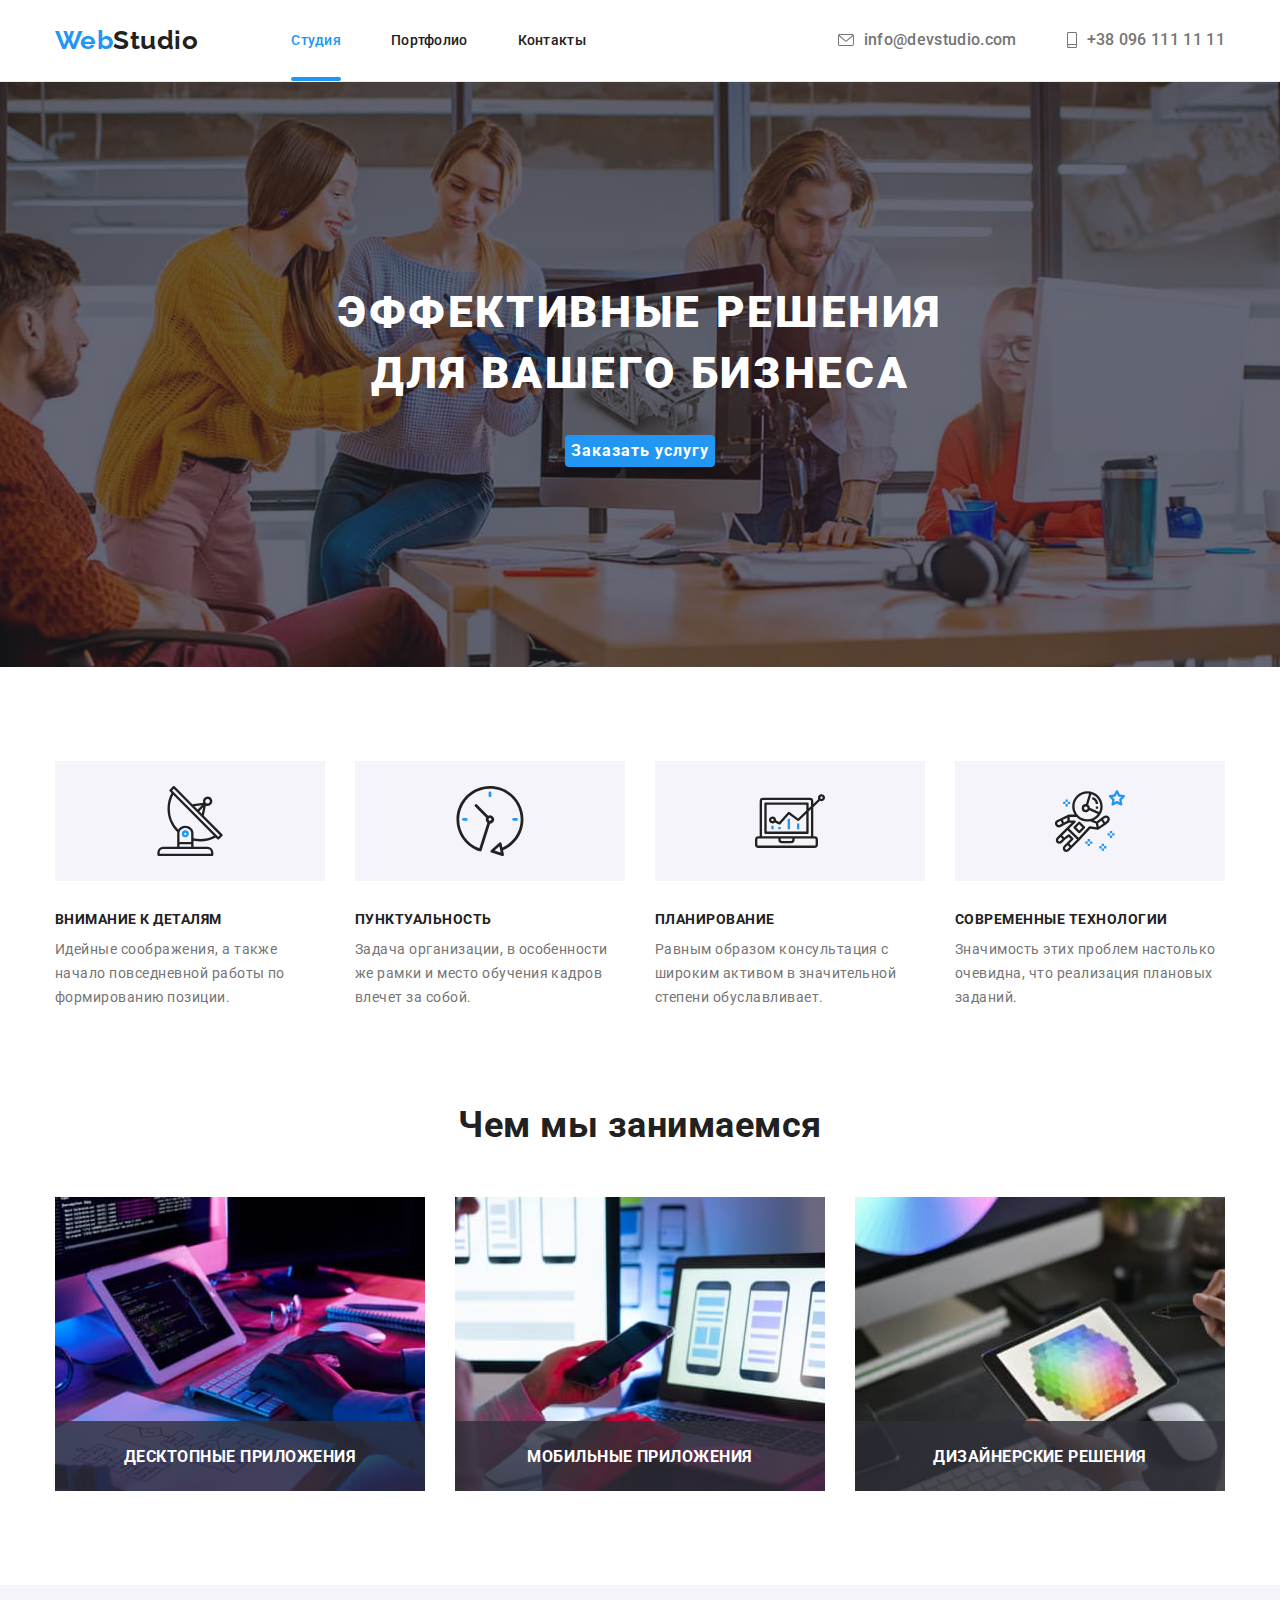
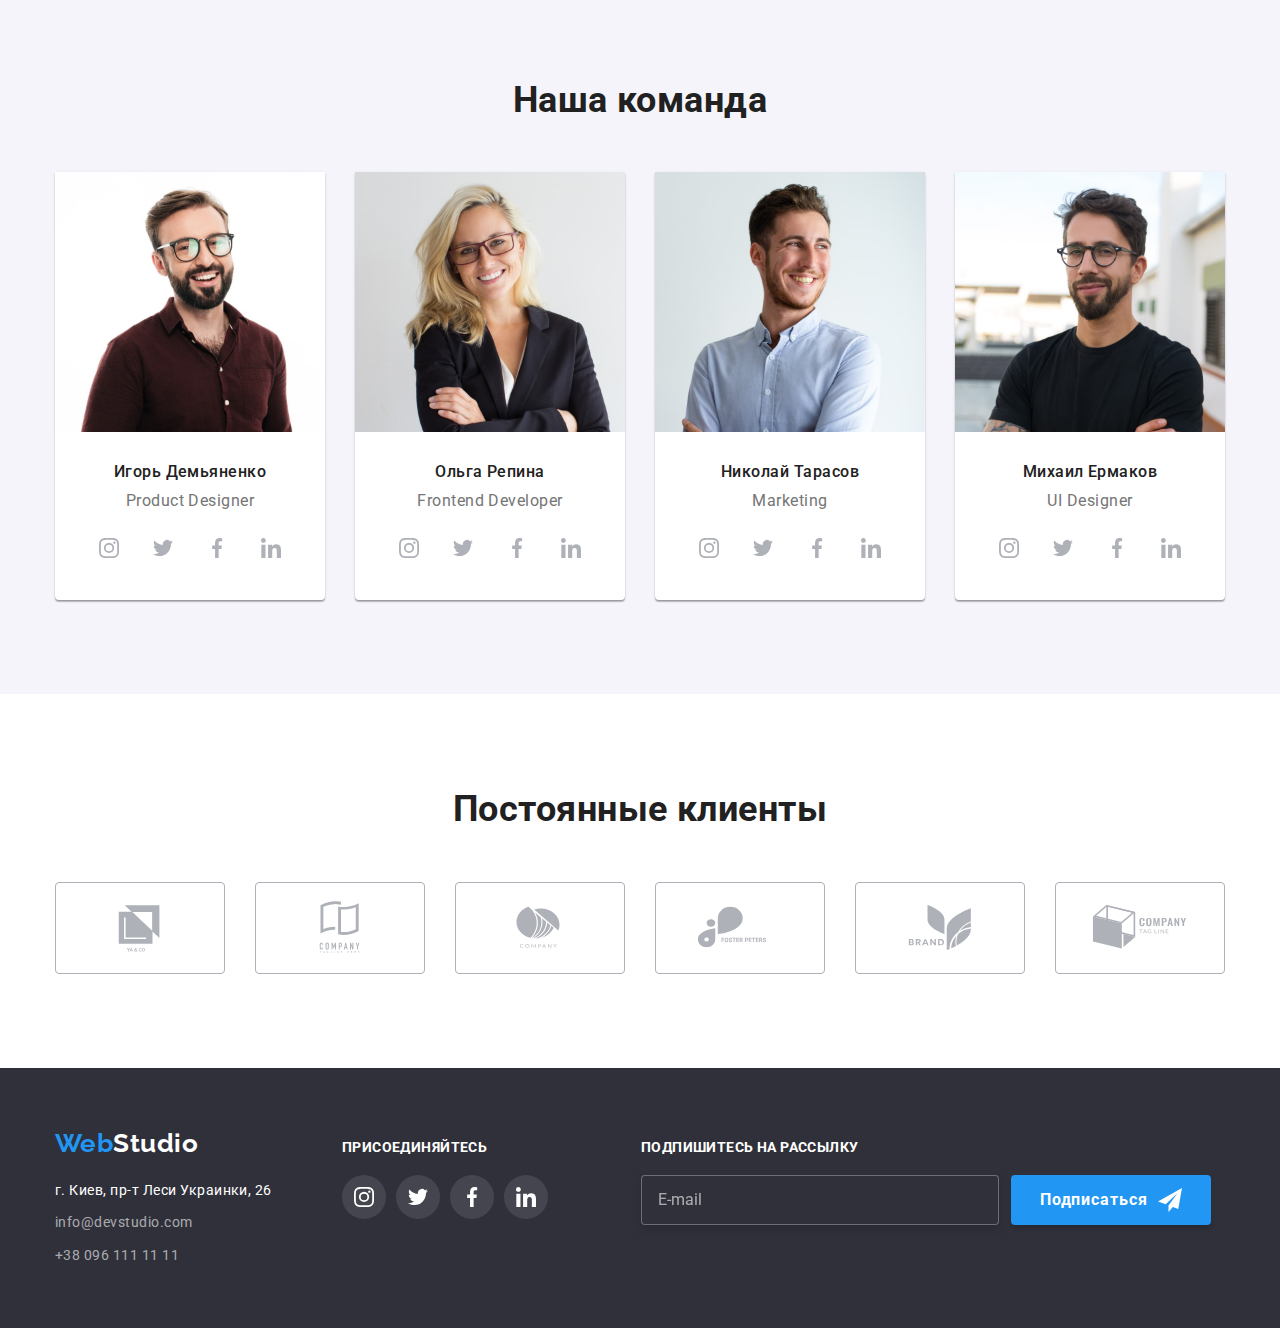
<file: index.html>
<!DOCTYPE html>
<html lang="ru">
    <head>
        <meta charset="UTF-8">
        <meta name="viewport" content="width=device-width, initial-scale=1.0">
        <title>ДЗ</title>
        <link href="https://fonts.googleapis.com/css2?family=Raleway:wght@700&family=Roboto:wght@400;500;700;900&display=swap"
            rel="stylesheet">
        <link rel="stylesheet" href="https://cdnjs.cloudflare.com/ajax/libs/modern-normalize/1.1.0/modern-normalize.min.css">
        <link rel="stylesheet" href="./css/style.css">
    </head>
    <body>
        <header class="header">
            <div class="container header-container">
                <nav class="nav-header">   
                    <a href="./index.html" class="logo">
                        <span class="logo__logo-first">Web</span><span class="logo__logo-second">Studio</span>
                    </a>
                    <ul class="site-nav list">
                        <li class="site-nav__item"><a href="./index.html" class="site-nav__studio">Студия</a></li>
                        <li class="site-nav__item"><a href="./portfolio.html" class="site-nav__link">Портфолио</a></li>
                        <li class="site-nav__item"><a href="" class="site-nav__link">Контакты</a></li>
                    </ul>
                </nav>
                <ul class="nav-adress list">
                    <li>
                        <a class="nav-adress__adress list" href="mailto:info@devstudio.com">
                            <svg width="16px" height="12px" class="nav-adress__icon">
                                <use href="./img/Icon/icon.svg#envelope"></use>
                            </svg>
                            info@devstudio.com
                        </a>
                    </li>
                    <li>
                        <a class="nav-adress__adress list" href="tel:+380961111111">
                            <svg width="10px" height="16px" class="nav-adress__icon">
                                <use href="./img/Icon/icon.svg#smartphone"></use>
                            </svg>
                            +38 096 111 11 11
                        </a>
                    </li>
                </ul>
            </div>
        </header>
        <main>

            <!-- Герой -->

            <section class="hero overlay">
                <div class="container">
                    <h1 class="hero__title">ЭФФЕКТИВНЫЕ РЕШЕНИЯ <br> ДЛЯ ВАШЕГО БИЗНЕСА</h1>
                    <button data-modal-open class="hero__button">Заказать услугу</button>
                </div>
            </section>

            <!-- Наши особенности -->
            
            <section class="section-features">
                <div class="container">
                    <h2 class="section-features__title">Наши особенности</h2>
                    <ul class="features list">
                        <li class="features-item">
                            <div class="features-item__icon">
                                <svg width="70" height="70">
                                    <use href="./img/Icon/icon.svg#antenna"></use>
                                </svg>
                            </div>
                            <h3 class="features-item__title list">ВНИМАНИЕ К ДЕТАЛЯМ</h3>
                            <p class="features-item__text">Идейные соображения, а также начало повседневной работы по формированию позиции.</p>
                        </li>
                        <li class="features-item">
                            <div class="features-item__icon">
                                <svg width="70" height="70">
                                    <use href="./img/Icon/icon.svg#clock"></use>
                                </svg>
                            </div>
                            <h3 class="features-item__title list">ПУНКТУАЛЬНОСТЬ</h3>
                            <p class="features-item__text">Задача организации, в особенности же рамки и место обучения кадров влечет за собой.</p>
                        </li>
                        <li class="features-item">
                            <div class="features-item__icon">
                                <svg width="70" height="70">
                                    <use href="./img/Icon/icon.svg#diagram"></use>
                                </svg>
                            </div>
                            <h3 class="features-item__title list">ПЛАНИРОВАНИЕ</h3>
                            <p class="features-item__text">Равным образом консультация с широким активом в значительной степени обуславливает.</p>
                        </li>
                        <li class="features-item">
                            <div class="features-item__icon">
                                <svg width="70" height="70">
                                    <use href="./img/Icon/icon.svg#astronaut"></use>
                                </svg>
                            </div>
                            <h3 class="features-item__title list">СОВРЕМЕННЫЕ ТЕХНОЛОГИИ</h3>
                            <p class="features-item__text">Значимость этих проблем настолько очевидна, что реализация плановых заданий.</p>
                        </li>
                    </ul>
                </div>
            </section>

            <!-- Чем мы занимаемся -->

            <section class="section-work">
                <div class="container">
                    <h2 class="section-work__title">Чем мы занимаемся</h2>
                    <ul class="work">
                        <li class="work__img list">
                            <img src="./img/img.jpg" alt="Десктопные приложения" width="370">
                            <p class="work__text">ДЕСКТОПНЫЕ ПРИЛОЖЕНИЯ</p>
                        </li>
                        <li class="work__img list">
                            <img src="./img/img2.jpg" alt="Мобильные приложения" width="370">
                            <p class="work__text">МОБИЛЬНЫЕ ПРИЛОЖЕНИЯ</p>
                        </li>
                        <li class="work__img list">
                            <img src="./img/img3.jpg" alt="Дизайнерские решения" width="370">
                            <p class="work__text">ДИЗАЙНЕРСКИЕ РЕШЕНИЯ</p>
                        </li>
                    </ul>
                </div>
            </section>
            
            <!-- Наша команда -->

            <section class="section-employee">
                <div class="container">
                    <h2 class="section-employee-title">Наша команда</h2>
                    <ul class="employee list">
                        <li class="employee-card">
                            <img src="./img/img4.jpg" alt="Игорь Демьяненко" width="270">
                            <div class="employee-card__info">
                                <h3 class="employee-card__title">Игорь Демьяненко</h3>
                                <p class="employee-card__position">Product Designer</p>
                                <ul class="employee-card__sn-links">
                                    <li>
                                        <a class="employee-card__sn-link">
                                            <svg width="20px" height="20px" class="employee-card__sn-icon">
                                                <use href="./img/Icon/icon.svg#instagram"></use>
                                            </svg>
                                        </a>
                                    </li>
                                    <li>
                                        <a class="employee-card__sn-link">
                                            <svg width="20px" height="20px" class="employee-card__sn-icon">
                                                <use href="./img/Icon/icon.svg#twitter"></use>
                                            </svg>
                                        </a>
                                    </li>
                                    <li>
                                        <a class="employee-card__sn-link">
                                            <svg width="20px" height="20px" class="employee-card__sn-icon">
                                                <use href="./img/Icon/icon.svg#facebook"></use>
                                            </svg>
                                        </a>
                                    </li>
                                    <li>
                                        <a class="employee-card__sn-link">
                                            <svg width="20px" height="20px" class="employee-card__sn-icon">
                                                <use href="./img/Icon/icon.svg#linkedin"></use>
                                            </svg>
                                        </a>
                                    </li>
                                </ul>
                            </div>
                        </li>
                        <li class="employee-card">
                            <img src="./img/img5.jpg" alt="Ольга Репина" width="270">
                            <div class="employee-card__info">
                                <h3 class="employee-card__title">Ольга Репина</h3>
                                <p class="employee-card__position">Frontend Developer</p>
                                <ul class="employee-card__sn-links">
                                    <li>
                                        <a class="employee-card__sn-link">
                                            <svg width="20px" height="20px" class="employee-card__sn-icon">
                                                <use href="./img/Icon/icon.svg#instagram"></use>
                                            </svg>
                                        </a>
                                    </li>
                                    <li>
                                        <a class="employee-card__sn-link">
                                            <svg width="20px" height="20px" class="employee-card__sn-icon">
                                                <use href="./img/Icon/icon.svg#twitter"></use>
                                            </svg>
                                        </a>
                                    </li>
                                    <li>
                                        <a class="employee-card__sn-link">
                                            <svg width="20px" height="20px" class="employee-card__sn-icon">
                                                <use href="./img/Icon/icon.svg#facebook"></use>
                                            </svg>
                                        </a>
                                    </li>
                                    <li>
                                        <a class="employee-card__sn-link">
                                            <svg width="20px" height="20px" class="employee-card__sn-icon">
                                                <use href="./img/Icon/icon.svg#linkedin"></use>
                                            </svg>
                                        </a>
                                    </li>
                                </ul>
                            </div>
                        </li>
                        <li class="employee-card">
                            <img src="./img/img6.jpg" alt="Николай Тарасов" width="270">
                            <div class="employee-card__info">
                                <h3 class="employee-card__title">Николай Тарасов</h3>
                                <p class="employee-card__position">Marketing</p>
                                <ul class="employee-card__sn-links">
                                    <li>
                                        <a class="employee-card__sn-link">
                                            <svg width="20px" height="20px" class="employee-card__sn-icon">
                                                <use href="./img/Icon/icon.svg#instagram"></use>
                                            </svg>
                                        </a>
                                    </li>
                                    <li>
                                        <a class="employee-card__sn-link">
                                            <svg width="20px" height="20px" class="employee-card__sn-icon">
                                                <use href="./img/Icon/icon.svg#twitter"></use>
                                            </svg>
                                        </a>
                                    </li>
                                    <li>
                                        <a class="employee-card__sn-link">
                                            <svg width="20px" height="20px" class="employee-card__sn-icon">
                                                <use href="./img/Icon/icon.svg#facebook"></use>
                                            </svg>
                                        </a>
                                    </li>
                                    <li>
                                        <a class="employee-card__sn-link">
                                            <svg width="20px" height="20px" class="employee-card__sn-icon">
                                                <use href="./img/Icon/icon.svg#linkedin"></use>
                                            </svg>
                                        </a>
                                    </li>
                                </ul>
                            </div>
                            </li>
                        <li class="employee-card">
                            <img src="./img/img7.jpg" alt="Михаил Ермаков" width="270">
                            <div class="employee-card__info">
                                <h3 class="employee-card__title">Михаил Ермаков</h3>
                                <p class="employee-card__position">UI Designer</p>
                                <ul class="employee-card__sn-links">
                                    <li>
                                        <a class="employee-card__sn-link">
                                            <svg width="20px" height="20px" class="employee-card__sn-icon">
                                                <use href="./img/Icon/icon.svg#instagram"></use>
                                            </svg>
                                        </a>
                                    </li>
                                    <li>
                                        <a class="employee-card__sn-link">
                                            <svg width="20px" height="20px" class="employee-card__sn-icon">
                                                <use href="./img/Icon/icon.svg#twitter"></use>
                                            </svg>
                                        </a>
                                    </li>
                                    <li>
                                        <a class="employee-card__sn-link">
                                            <svg width="20px" height="20px" class="employee-card__sn-icon">
                                                <use href="./img/Icon/icon.svg#facebook"></use>
                                            </svg>
                                        </a>
                                    </li>
                                    <li>
                                        <a class="employee-card__sn-link">
                                            <svg width="20px" height="20px" class="employee-card__sn-icon">
                                                <use href="./img/Icon/icon.svg#linkedin"></use>
                                            </svg>
                                        </a>
                                    </li>
                                </ul>
                            </div>
                            </li>
                    </ul>
                </div>
            </section>

            <!-- Постоянные клиенты -->

            <section class="section-clients">
                <div class="container">
                    <h2 class="section-clients__title">Постоянные клиенты</h2>
                    <ul class="clients">
                        <li class="clients__links list">
                            <a href="" class="clients__link">
                                <svg width="106px" height="60px" class="clients__icon">
                                    <use href="./img/Icon/icon.svg#client1"></use>
                                </svg>
                            </a>
                        </li>
                        <li class="clients__links list">
                            <a href="" class="clients__link">
                                <svg width="106px" height="60px" class="clients__icon">
                                    <use href="./img/Icon/icon.svg#client2"></use>
                                </svg>
                            </a>
                        </li>
                        <li class="clients__links list">
                            <a href="" class="clients__link">
                                <svg width="106px" height="60px" class="clients__icon">
                                    <use href="./img/Icon/icon.svg#client3"></use>
                                </svg>
                            </a>
                        </li>
                        <li class="clients__links list">
                            <a href="" class="clients__link">
                                <svg width="106px" height="60px" class="clients__icon">
                                    <use href="./img/Icon/icon.svg#client4"></use>
                                </svg>
                            </a>
                        </li>
                        <li class="clients__links list">
                            <a href="" class="clients__link">
                                <svg width="106px" height="60px" class="clients__icon">
                                    <use href="./img/Icon/icon.svg#client5"></use>
                                </svg>
                            </a>
                        </li>
                        <li class="clients__links list">
                            <a href="" class="clients__link">
                                <svg width="106px" height="60px" class="clients__icon">
                                    <use href="./img/Icon/icon.svg#client6"></use>
                                </svg>
                            </a>
                        </li>
                    </ul>
                </div>
            </section>
        </main>
        <footer class="footer">
            <div class="container">
                <div>
                    <a href="./index.html" class="logo">
                        <span class="footer__logo-first">Web</span><span class="footer__logo-second">Studio</span>
                    </a>
                    <address class="footer-adress">
                        <p class="footer-adress__gps">г. Киев, пр-т Леси Украинки, 26</p>
                        <a class="footer-adress__mail" href="mailto:info@devstudio.com">info@devstudio.com</a>
                        <a class="footer-adress__tel" href="tel:+380961111111">+38 096 111 11 11</a>
                    </address>
                </div>
                <div class="sn-adress">
                    <p class="sn-adress__title">ПРИСОЕДИНЯЙТЕСЬ</p>
                    <ul class="our-sn list">
                        <li class="our-sn__links">
                            <a href="" class="our-sn__link">
                                <svg width="20px" height="20px" class="our-sn__icon">
                                    <use href="./img/Icon/icon.svg#instagram"></use>
                                </svg>
                            </a>
                        </li>
                        <li class="our-sn__links">
                            <a href="" class="our-sn__link">
                                <svg width="20px" height="20px" class="our-sn__icon">
                                    <use href="./img/Icon/icon.svg#twitter"></use>
                                </svg>
                            </a>
                        </li>
                        <li class="our-sn__links">
                            <a href="" class="our-sn__link">
                                <svg width="20px" height="20px" class="our-sn__icon">
                                    <use href="./img/Icon/icon.svg#facebook"></use>
                                </svg>
                            </a>
                        </li>
                        <li class="our-sn__links">
                            <a href="" class="our-sn__link">
                                <svg width="20px" height="20px" class="our-sn__icon">
                                    <use href="./img/Icon/icon.svg#linkedin"></use>
                                </svg>
                            </a>
                        </li>
                    </ul>
                </div>
                <div class="mailing">
                    <p class="mailing__title">ПОДПИШИТЕСЬ НА РАССЫЛКУ</p>
                    <form class="mailing-form">
                        <input class="mailing-form__input" type="email" placeholder="E-mail" />
                        <button class="mailing-button" type="submit">
                            <span class="mailing-button__text">Подписаться</span>
                            <svg width="24px" height="24px" class="mailing-button__icon">
                                <use href="./img/Icon/icon.svg#icon-send"></use>
                            </svg>
                        </button>
                    </form>
                </div>
            </div>
        </footer>
        <div data-modal class="backdrop is-hidden">
            <div class="modal">
                <button data-modal-close class="modal__close-button">
                    <svg width="18" height="18" class="modal__close-icon">
                        <use href="./img/Icon/icon.svg#close-black"></use>
                    </svg>
                </button>
                <form class="form js-speaker-form">
                    <p class="form__title">Оставьте свои данные, мы вам перезвоним</p>
                    <div class="form-field">
                        <label class="form-field__label" for="name">Имя</label>
                        <div class="input-icon-wrapper">
                            <input class="form-field__input" type="text" name="name" id="name" />
                            <svg width="18px" height="18px" class="form-field__icon">
                                <use href="./img/Icon/icon.svg#person-black"></use>
                            </svg>
                        </div>
                    </div>
                    <div class="form-field">
                        <label class="form-label" for="tel">Телефон</label>
                        <div class="input-icon-wrapper">
                            <input class="form-field__input" type="tel" name="tel" id="tel" />
                            <svg width="18px" height="18px" class="form-field__icon">
                                <use href="./img/Icon/icon.svg#phone-black"></use>
                            </svg>
                        </div>
                    </div>
                    <div class="form-field">
                        <label class="form-field__label" for="mail">Почта</label>
                        <div class="input-icon-wrapper">
                            <input class="form-field__input" type="email" name="mail" id="mail" />
                            <svg width="18px" height="18px" class="form-field__icon">
                                <use href="./img/Icon/icon.svg#email-black"></use>
                            </svg>
                        </div>
                    </div>
                    <div class="form-field">
                        <label class="form-field__label" for="comment">Коментарий</label>
                        <textarea name="comment" id="comment" rows="10" placeholder="Введите текст"></textarea>
                    </div>
                    <div class="checkbox">
                        <label class="checkbox__label" for="policy">
                            <input class="checkbox__input" type="checkbox" name="policy" id="policy">
                            <span class="checkbox__icon"></span>
                            <span>Соглашаюсь с рассылкой и принимаю</span>
                            <a href="">Условия договора</a>
                        </label>
                    </div>
                    <button type="submit">ОТПРАВИТЬ</button>
                </form>
            </div>
        </div>
        <script src="./js/modal.js"></script>
        <script>
            (() => {
                document
                    .querySelector('.js-speaker-form')
                    .addEventListener('submit', e => {
                        e.preventDefault();

                        new FormData(e.currentTarget).forEach((value, name) =>
                            console.log(`${name}: ${value}`),
                        );
                    });
            })();
        </script>
    </body>
</html>
</file>
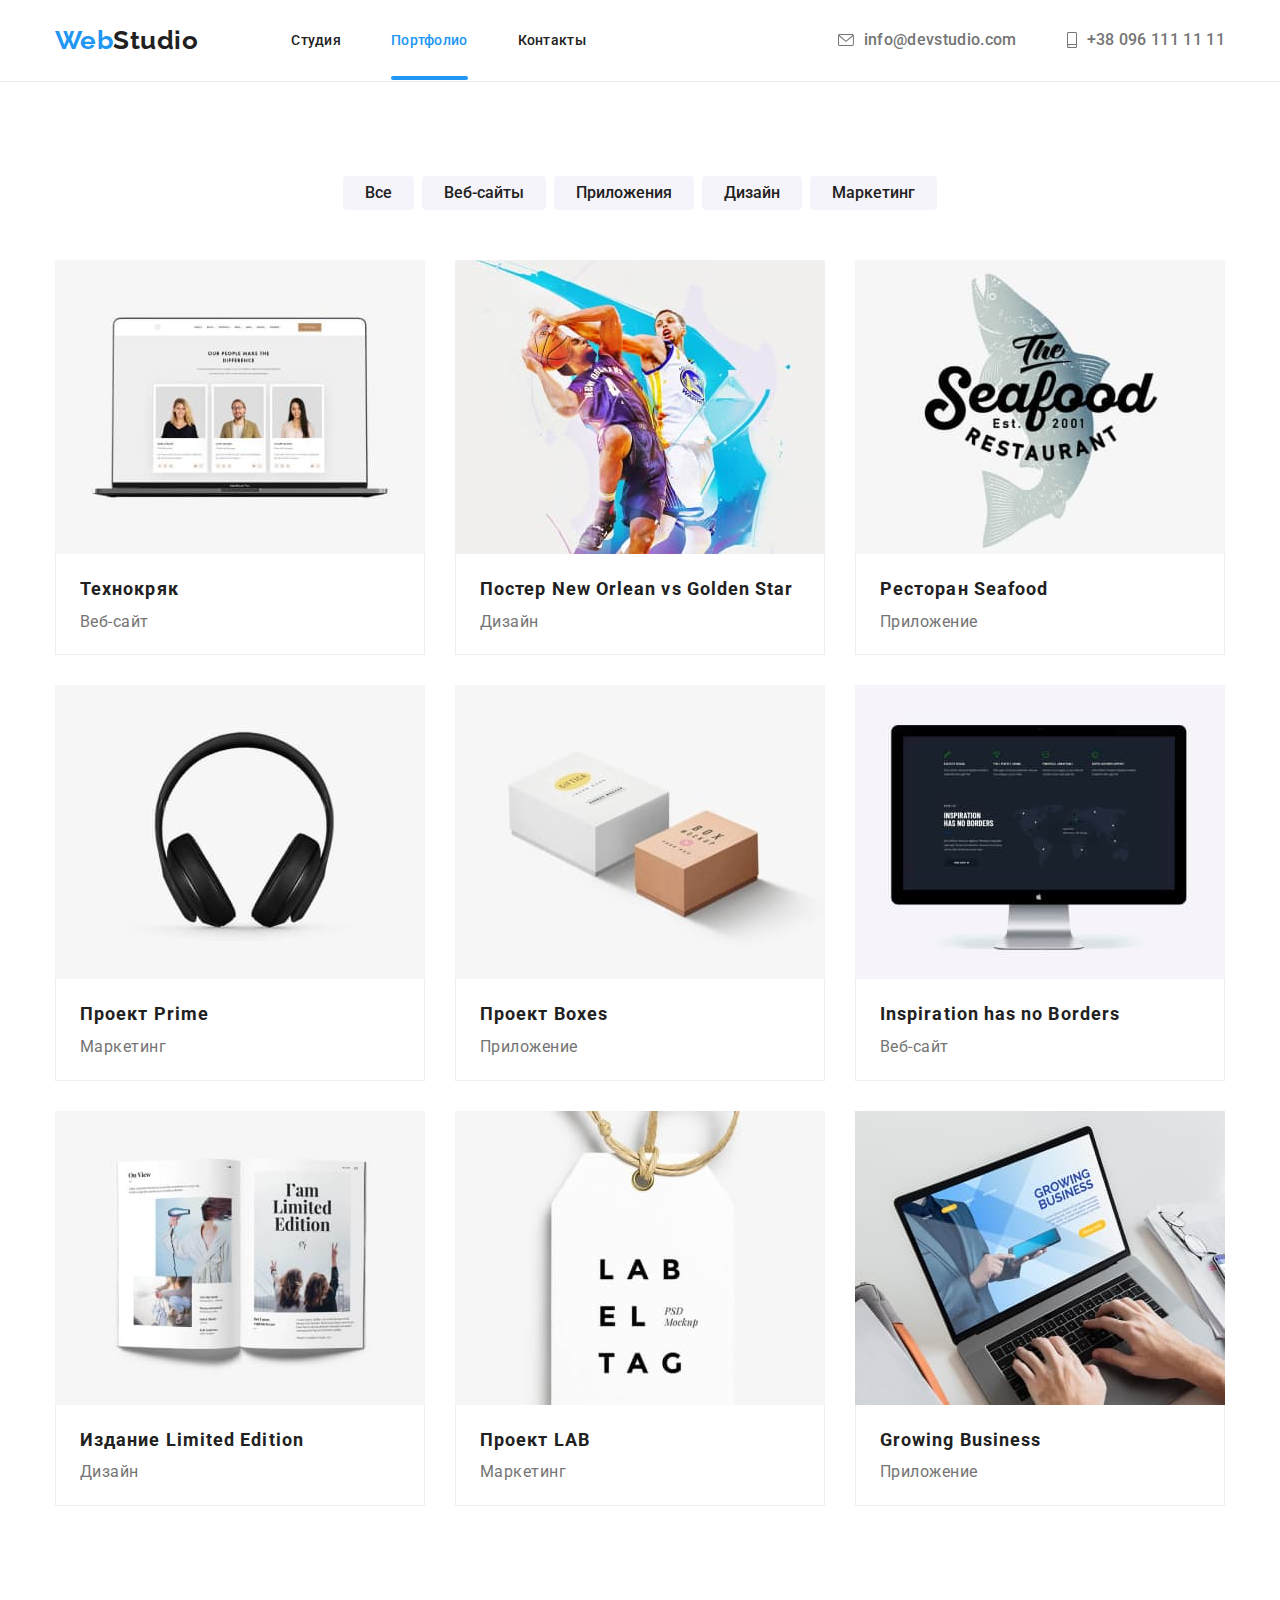
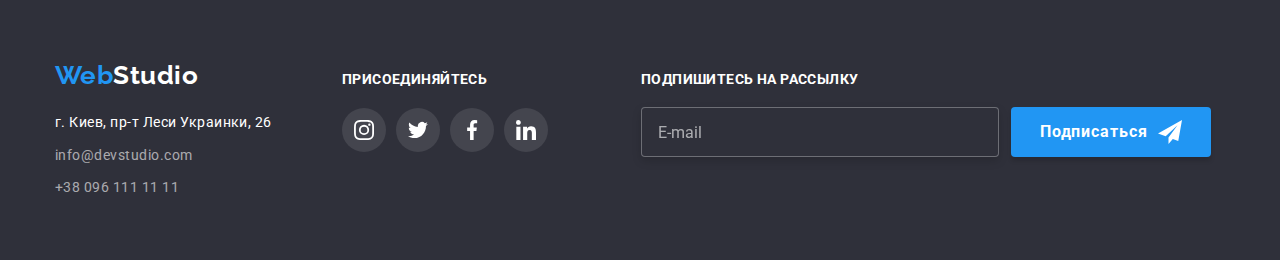
<file: portfolio.html>
<!DOCTYPE html>
<html lang="ru">
    <head>
        <meta charset="UTF-8">
        <meta name="viewport" content="width=device-width, initial-scale=1.0">
        <title>ДЗ</title>
        <link
            href="https://fonts.googleapis.com/css2?family=Raleway:wght@700&family=Roboto:wght@400;500;700;900&display=swap"
            rel="stylesheet">
            <link rel="stylesheet" href="https://cdnjs.cloudflare.com/ajax/libs/modern-normalize/1.1.0/modern-normalize.min.css">
        <link rel="stylesheet" href="./css/style.css">
    </head>
    <body>
        <header class="header">
            <div class="container header-container">
                <nav class="nav-header">
                    <a href="./index.html" class="logo">
                        <span class="logo__logo-first">Web</span><span class="logo__logo-second">Studio</span>
                    </a>
                    <ul class="site-nav list">
                        <li class="site-nav__item"><a href="./index.html" class="site-nav__link">Студия</a></li>
                        <li class="site-nav__item"><a href="./portfolio.html" class="portfolio-button">Портфолио</a></li>
                        <li class="site-nav__item"><a href="" class="site-nav__link">Контакты</a></li>
                    </ul>
                </nav>
                <ul class="nav-adress list">
                    <li>
                        <a class="nav-adress__adress list" href="mailto:info@devstudio.com">
                            <svg width="16px" height="12px" class="nav-adress__icon">
                                <use href="./img/Icon/icon.svg#envelope"></use>
                            </svg>
                            info@devstudio.com
                        </a>
                    </li>
                    <li>
                        <a class="nav-adress__adress list" href="tel:+380961111111">
                            <svg width="10px" height="16px" class="nav-adress__icon">
                                <use href="./img/Icon/icon.svg#smartphone"></use>
                            </svg>
                            +38 096 111 11 11
                        </a>
                    </li>
                </ul>
            </div>
        </header>
        <main>
            <section class="portfolio-main">
                <div class="container">
                    <ul class="site-filter list">
                        <li class="site-filter__item"><button class="site-filter__button" type="button" /button> Все </li>
                        <li class="site-filter__item"><button class="site-filter__button" type="button" /button> Веб-сайты </li>
                        <li class="site-filter__item"><button class="site-filter__button" type="button" /button> Приложения </li>
                        <li class="site-filter__item"><button class="site-filter__button" type="button" /button> Дизайн </li>
                        <li class="site-filter__item"><button class="site-filter__button" type="button" /button> Маркетинг </li>
                    </ul>
                    <ul class="portfolio">
                        <li class="portfolio__example list">
                            <a href="" class="portfolio__link">
                                <ul class="portfolio__img">
                                    <img src="./img/img-portf1.jpg" alt="Технокряк" width="370">
                                    <li class="portfolio__subtext list">
                                        <p class="subtext">Технокряк это современная площадка распространения коронавируса. Компании используют эту платформу для цифрового шпионажа и атак на защищённые сервера конкурентов.</p>
                                    </li>
                                </ul>
                                <div class="portfolio__link-text">
                                    <h2 class="portfolio__example-title">Технокряк</h2>
                                    <p class="portfolio__example-text">Веб-сайт</p>
                                </div>
                            </a>
                        </li>
                        <li class="portfolio__example list">
                            <a href="" class="portfolio__link">
                                <ul class="portfolio__img">
                                    <img src="./img/img-portf2.jpg" alt="Постер New Orlean vs Golden Star" width="370">
                                    <li class="portfolio__subtext list">
                                        <p class="subtext">Технокряк это современная площадка распространения коронавируса. Компании используют эту
                                            платформу для цифрового шпионажа и атак на защищённые сервера конкурентов.</p>
                                    </li>
                                </ul>
                                <div class="portfolio__link-text">
                                    <h2 class="portfolio__example-title">Постер New Orlean vs Golden Star</h2>
                                    <p class="portfolio__example-text">Дизайн</p>
                                </div>
                            </a>
                        </li>
                        <li class="portfolio__example list">
                            <a href="" class="portfolio__link">
                                <ul class="portfolio__img">
                                    <img src="./img/img-portf3.jpg" alt="Ресторан Seafood" width="370">
                                    <li class="portfolio__subtext list">
                                        <p class="subtext">Технокряк это современная площадка распространения коронавируса. Компании используют эту
                                            платформу для цифрового шпионажа и атак на защищённые сервера конкурентов.</p>
                                    </li>
                                </ul>
                                <div class="portfolio__link-text">
                                    <h2 class="portfolio__example-title">Ресторан Seafood</h2>
                                    <p class="portfolio__example-text">Приложение</p>
                                </div>
                            </a>
                        </li>
                        <li class="portfolio__example list">
                            <a href="" class="portfolio__link">
                                <ul class="portfolio__img"> 
                                    <img src="./img/img-portf4.jpg" alt="Проект Prime" width="370">
                                    <li class="portfolio__subtext list">
                                        <p class="subtext">Технокряк это современная площадка распространения коронавируса. Компании используют эту
                                            платформу для цифрового шпионажа и атак на защищённые сервера конкурентов.</p>
                                    </li>
                                </ul>
                                <div class="portfolio__link-text">
                                    <h2 class="portfolio__example-title">Проект Prime</h2>
                                    <p class="portfolio__example-text">Маркетинг</p>
                                </div>
                            </a>
                        </li>
                        <li class="portfolio__example list">
                            <a href="" class="portfolio__link">
                                <ul class="portfolio__img">
                                    <img src="./img/img-portf5.jpg" alt="Проект Boxes" width="370">
                                    <li class="portfolio__subtext list">
                                        <p class="subtext">Технокряк это современная площадка распространения коронавируса. Компании используют эту
                                            платформу для цифрового шпионажа и атак на защищённые сервера конкурентов.</p>
                                    </li>
                                </ul>
                                <div class="portfolio__link-text">
                                    <h2 class="portfolio__example-title">Проект Boxes</h2>
                                    <p class="portfolio__example-text">Приложение</p>
                                </div>
                            </a>
                        </li>
                        <li class="portfolio__example list">
                            <a href="" class="portfolio__link">
                                <ul class="portfolio__img">
                                    <img src="./img/img-portf6.jpg" alt="Inspiration has no Borders" width="370">
                                    <li class="portfolio__subtext list">
                                        <p class="subtext">Технокряк это современная площадка распространения коронавируса. Компании используют эту
                                            платформу для цифрового шпионажа и атак на защищённые сервера конкурентов.</p>
                                    </li>
                                </ul>
                                <div class="portfolio__link-text">
                                    <h2 class="portfolio__example-title">Inspiration has no Borders</h2>
                                    <p class="portfolio__example-text">Веб-сайт</p>
                                </div>
                            </a>
                        </li>
                        <li class="portfolio__example list">
                            <a href="" class="portfolio__link">
                                <ul class="portfolio__img">
                                    <img src="./img/img-portf7.jpg" alt="Издание Limited Edition" width="370">
                                    <li class="portfolio__subtext list">
                                        <p class="subtext">Технокряк это современная площадка распространения коронавируса. Компании используют эту
                                            платформу для цифрового шпионажа и атак на защищённые сервера конкурентов.</p>
                                    </li>
                                </ul>
                                <div class="portfolio__link-text">
                                    <h2 class="portfolio__example-title">Издание Limited Edition</h2>
                                    <p class="portfolio__example-text">Дизайн</p>
                                </div>
                            </a>
                        </li>
                        <li class="portfolio__example list">
                            <a href="" class="portfolio__link">
                                <ul class="portfolio__img">
                                    <img src="./img/img-portf8.jpg" alt="Проект LAB" width="370">
                                    <li class="portfolio__subtext list">
                                        <p class="subtext">Технокряк это современная площадка распространения коронавируса. Компании используют эту
                                            платформу для цифрового шпионажа и атак на защищённые сервера конкурентов.</p>
                                    </li>
                                </ul>
                                <div class="portfolio__link-text">
                                    <h2 class="portfolio__example-title">Проект LAB</h2>
                                    <p class="portfolio__example-text">Маркетинг</p>
                                </div>
                            </a>
                        </li>
                        <li class="portfolio__example list">
                            <a href="" class="portfolio__link">
                                <ul class="portfolio__img">
                                    <img src="./img/img-portf9.jpg" alt="Growing Business" width="370">
                                    <li class="portfolio__subtext list">
                                        <p class="subtext">Технокряк это современная площадка распространения коронавируса. Компании используют эту
                                            платформу для цифрового шпионажа и атак на защищённые сервера конкурентов.</p>
                                    </li>
                                </ul>
                                <div class="portfolio__link-text">
                                    <h2 class="portfolio__example-title">Growing Business</h2>
                                    <p class="portfolio__example-text">Приложение</p>
                                </div>
                            </a>
                        </li>
                    </ul>
                </div>
            </section>
        </main>
        <footer class="footer">
            <div class="container">
                <div>
                    <a href="./index.html" class="logo">
                        <span class="footer__logo-first">Web</span><span class="footer__logo-second">Studio</span>
                    </a>
                    <address class="footer-adress">
                        <p class="footer-adress__gps">г. Киев, пр-т Леси Украинки, 26</p>
                        <a class="footer-adress__mail" href="mailto:info@devstudio.com">info@devstudio.com</a>
                        <a class="footer-adress__tel" href="tel:+380961111111">+38 096 111 11 11</a>
                    </address>
                </div>
                <div class="sn-adress">
                    <p class="sn-adress__title">ПРИСОЕДИНЯЙТЕСЬ</p>
                    <ul class="our-sn list">
                        <li class="our-sn__links">
                            <a href="" class="our-sn__link">
                                <svg width="20px" height="20px" class="our-sn__icon">
                                    <use href="./img/Icon/icon.svg#instagram"></use>
                                </svg>
                            </a>
                        </li>
                        <li class="our-sn__links">
                            <a href="" class="our-sn__link">
                                <svg width="20px" height="20px" class="our-sn__icon">
                                    <use href="./img/Icon/icon.svg#twitter"></use>
                                </svg>
                            </a>
                        </li>
                        <li class="our-sn__links">
                            <a href="" class="our-sn__link">
                                <svg width="20px" height="20px" class="our-sn__icon">
                                    <use href="./img/Icon/icon.svg#facebook"></use>
                                </svg>
                            </a>
                        </li>
                        <li class="our-sn__links">
                            <a href="" class="our-sn__link">
                                <svg width="20px" height="20px" class="our-sn__icon">
                                    <use href="./img/Icon/icon.svg#linkedin"></use>
                                </svg>
                            </a>
                        </li>
                    </ul>
                </div>
                <div class="mailing">
                    <p class="mailing__title">ПОДПИШИТЕСЬ НА РАССЫЛКУ</p>
                    <form class="mailing-form">
                        <input class="mailing-form__input" type="email" placeholder="E-mail" />
                        <button class="mailing-button" type="submit">
                            <span class="mailing-button__text">Подписаться</span>
                            <svg width="24px" height="24px" class="mailing-button__icon">
                                <use href="./img/Icon/icon.svg#icon-send"></use>
                            </svg>
                        </button>
                    </form>
                </div>
            </div>
        </footer>
    </body>
</html>
</file>
<file: css/style.css>
:root {
  --primary-text-color: #757575;
  --title-text-color: #212121;
  --accent-color: #2196f3;
  --primary-fon-color: #2f303a;
  --secondary-fon-color: #f5f4fa;
  --adress-text-color: rgb(255, 255, 255, 0.6);
  --white: #ffffff;
}

body {
  color: var(--primary-text-color);
  font-family: roboto, sans-serif;
  letter-spacing: 0.03em;
}
.list {
  padding: 0;
  margin: 0;
  list-style: none;
}
img {
  display: block;
  max-width: 100%;
}

/* Container */

.container {
  width: 1200px;
  margin-left: auto;
  margin-right: auto;
  padding-left: 15px;
  padding-right: 15px;
}

/* Header */

.header {
  background-color: var(--white);
  border-bottom: 1px solid #ececec;
}
.header-container {
  display: flex;
  align-items: center;
}
.nav-header {
  display: flex;
  align-items: center;
}
.logo {
  font-family: raleway, sans-serif;
  font-weight: 700;
  font-size: 26px;
  line-height: 1.2;
  text-decoration: none;
}

.logo__logo-first {
  color: var(--accent-color);
}
.logo__logo-second {
  color: var(--title-text-color);
}
.site-nav {
  display: flex;
  align-items: center;
  margin-left: 93px;
}
.site-nav .site-nav__item:last-child {
  margin-right: 0;
}
.site-nav__item {
  display: inline;
  margin-right: 50px;
}
.site-nav__studio {
  position: relative;
  color: var(--accent-color);
  font-weight: 500;
  font-size: 14px;
  line-height: 1.2;
  letter-spacing: 0.02em;
  text-decoration: none;
  display: block;
  padding-top: 32px;
  padding-bottom: 32px;
}
.site-nav__studio::after {
  content: '';
  position: absolute;
  display: block;
  left: 0;
  bottom: 0;
  width: 100%;
  height: 4px;
  background-color: var(--accent-color);
  border-radius: 2px;
  transition: opacity 250ms cubic-bezier(0.4, 0, 0.2, 1);
}
.site-nav__link {
  color: var(--title-text-color);
  font-weight: 500;
  font-size: 14px;
  line-height: 1.2;
  letter-spacing: 0.02em;
  text-decoration: none;
  display: block;
  padding-top: 32px;
  padding-bottom: 32px;
  padding-left: 0;
  margin: 0;
  transition: color 250ms cubic-bezier(0.4, 0, 0.2, 1);
}
.site-nav__link:hover,
.site-nav__link:focus {
  color: var(--accent-color);
}
.nav-adress {
  display: flex;
  align-items: center;
  margin-left: auto;
}
.nav-adress__adress {
  color: var(--primary-text-color);
  font-weight: 500;
  line-height: 16px;
  letter-spacing: 0.02em;
  text-decoration: none;
  margin-left: 50px;
  padding-top: 32px;
  padding-bottom: 32px;
  display: flex;
  align-items: center;
  transition: color 250ms cubic-bezier(0.4, 0, 0.2, 1);
}
.nav-adress__adress:hover,
.nav-adress__adress:focus {
  color: var(--accent-color);
}
.nav-adress__icon {
  margin-right: 10px;
  fill: currentColor;
}

/* Hero */

.hero {
  text-align: center;
  padding-top: 200px;
  padding-bottom: 200px;
}
.overlay {
  max-width: 1600px;
  max-height: 600px;
  margin-left: auto;
  margin-right: auto;
  background-image: linear-gradient(
      to right,
      rgba(47, 48, 58, 0.4),
      rgba(47, 48, 58, 0.4)
    ),
    url(../img/Герой-фон/hero-img.jpg);
  background-size: cover;
  background-repeat: no-repeat;
  background-position: center;
}
.hero__title {
  color: var(--white);
  letter-spacing: 0.06em;
  font-weight: 900;
  font-size: 44px;
  line-height: 1.4;
  text-align: center;
  margin-top: 0;
  margin-bottom: 30px;
}
.hero__button {
  color: var(--white);
  background-color: var(--accent-color);
  font-family: roboto, sans-serif;
  letter-spacing: 0.06em;
  font-weight: 700;
  font-size: 16px;
  line-height: 1.9;
  box-shadow: 0px 4px 4px rgba(0, 0, 0, 0.15);
  border-radius: 4px;
  border: 0;
}

/* Features */

.section-features {
  text-align: center;
  margin-top: 0;
  margin-right: 0;
  padding-top: 94px;
  padding-bottom: 94px;
  margin-left: 0;
}

.section-features__title {
  color: var(--title-text-color);
  font-weight: 700;
  font-size: 36px;
  line-height: 1.2;
  text-align: center;
  position: absolute;
  width: 1px;
  height: 1px;
  margin: -1px;
  border: 0;
  padding: 0;

  white-space: nowrap;
  clip-path: inset(100%);
  clip: rect(0 0 0 0);
  overflow: hidden;
}
.features {
  display: flex;
}
.features-item {
  margin-right: 30px;
  width: 270px;
}
.features-item:last-child {
  margin-right: 0;
}
.features-item__icon {
  height: 120px;
  background-color: var(--secondary-fon-color);
  margin-bottom: 30px;
  display: flex;
  align-items: center;
  justify-content: center;
}
.features-item__title {
  text-align: left;
  color: var(--title-text-color);
  font-weight: 700;
  font-size: 14px;
  line-height: 1.2;
  margin-top: 0;
  margin-bottom: 10px;
}
.features-item__text {
  text-align: left;
  font-size: 14px;
  line-height: 1.7;
  margin-top: 0;
  margin-bottom: 0;
}

/* Work */

.section-work {
  text-align: center;
  margin-top: 0px;
  padding-bottom: 94px;
}
.section-work__title {
  color: var(--title-text-color);
  font-weight: 700;
  font-size: 36px;
  line-height: 1.2;
  text-align: center;
  margin-top: 0;
  margin-bottom: 50px;
}
.work {
  display: flex;
  margin-top: 0;
  margin-bottom: 0;
  padding-left: 0;
}
.work__img {
  position: relative;
  display: block;
  margin-right: 30px;
}
.work__img:last-child {
  margin-right: 0;
}
.work__text {
  display: block;
  position: absolute;
  left: 0;
  bottom: 0;
  font-weight: 700;
  color: var(--white);
  background-color: rgba(47, 48, 58, 0.8);
  margin: 0;
  padding-top: 27px;
  padding-bottom: 27px;
  width: 100%;
  height: 70px;
}

/* Employee */

.section-employee {
  background-color: var(--secondary-fon-color);
  padding-bottom: 94px;
  padding-top: 94px;
}
.section-employee-title {
  color: var(--title-text-color);
  font-weight: 700;
  font-size: 36px;
  line-height: 1.2;
  text-align: center;
  margin-top: 0;
  margin-bottom: 50px;
}
.employee {
  text-align: center;
  display: flex;
}
.employee-card {
  width: 270px;
  margin-right: 30px;
  background-color: var(--white);
  box-shadow: 0px 1px 3px rgba(0, 0, 0, 0.12), 0px 1px 1px rgba(0, 0, 0, 0.14),
    0px 2px 1px rgba(0, 0, 0, 0.2);
  border-radius: 0px 0px 4px 4px;
}
.employee-card:last-child {
  margin-right: 0;
}
.employee-card__info {
  padding: 30px 32px;
}
.employee-card__title {
  color: var(--title-text-color);
  font-weight: 500;
  font-size: 16px;
  line-height: 1.2;
  margin-top: 0;
  margin-bottom: 10px;
}
.employee-card__position {
  font-size: 16px;
  line-height: 1.2;
  margin-top: 0;
  margin-bottom: 16px;
}
.employee-card__sn-links {
  display: flex;
  list-style: none;
  padding-left: 0;
  justify-content: space-between;
}
.employee-card__sn-link {
  display: flex;
  align-items: center;
  justify-content: center;
  width: 44px;
  height: 44px;
  border-radius: 50px;
  color: #afb1b8;
  transition: background-color 250ms cubic-bezier(0.4, 0, 0.2, 1),
    color 250ms cubic-bezier(0.4, 0, 0.2, 1);
}
.employee-card__sn-link:hover,
.employee-card__sn-link:focus {
  background-color: var(--accent-color);
  color: var(--white);
}
.employee-card__sn-icon {
  fill: currentColor;
}

/* clients */

.section-clients {
  padding-bottom: 94px;
  padding-top: 94px;
}
.section-clients__title {
  color: var(--title-text-color);
  font-weight: 700;
  font-size: 36px;
  line-height: 1.2;
  text-align: center;
  margin-top: 0;
  margin-bottom: 50px;
}
.clients {
  display: flex;
  padding-left: 0;
  margin-top: 0;
  margin-bottom: 0;
  justify-content: space-between;
}
.clients__links {
  display: flex;
  width: 170px;
  height: 92px;
}
.clients__link {
  display: flex;
  width: 100%;
  height: 100%;
  align-items: center;
  justify-content: center;
  border: 1px solid #afb1b8;
  border-radius: 4px;
  color: #afb1b8;
  transition: color 250ms cubic-bezier(0.4, 0, 0.2, 1),
    border-color 250ms cubic-bezier(0.4, 0, 0.2, 1);
}
.clients__link:hover,
.clients__link:focus {
  color: var(--accent-color);
  border-color: var(--accent-color);
}
.clients__icon {
  fill: currentColor;
}

/* footer */

.footer {
  background-color: var(--primary-fon-color);
  padding-top: 60px;
  padding-bottom: 60px;
}
.footer .container {
  display: flex;
  align-items: baseline;
}
.footer__logo-first {
  color: var(--accent-color);
}
.footer__logo-second {
  color: var(--white);
}
.footer-adress {
  font-style: normal;
  font-size: 14px;
  line-height: 1.7;
  display: flex;
  flex-direction: column;
  margin-top: 20px;
}
.footer-adress__gps {
  color: var(--white);
  margin-top: 0;
  margin-bottom: 9px;
}
.footer-adress__mail {
  color: var(--adress-text-color);
  text-decoration: none;
  margin-bottom: 9px;
}
.footer-adress__tel {
  color: var(--adress-text-color);
  text-decoration: none;
}
.sn-adress {
  margin-left: 70px;
}
.sn-adress__title {
  font-weight: 700;
  font-size: 14px;
  line-height: 1.2;
  letter-spacing: 0.03em;
  color: var(--white);
  margin-top: 0;
  margin-bottom: 20px;
}
.our-sn {
  display: flex;
}
.our-sn__links {
  margin-right: 10px;
}
.our-sn__links:last-child {
  margin-right: 0;
}
.our-sn__link {
  display: flex;
  width: 44px;
  height: 44px;
  background-color: rgb(255, 255, 255, 0.1);
  border-radius: 50px;
  align-items: center;
  justify-content: center;
  transition: background-color 250ms cubic-bezier(0.4, 0, 0.2, 1);
}
.our-sn__link:hover,
.our-sn__link:focus {
  background-color: var(--accent-color);
}
.our-sn__icon {
  fill: var(--white);
}
.mailing {
  margin-left: 93px;
}
.mailing-form {
  display: flex;
  justify-content: center;
}
.mailing__title {
  margin: 0;
  margin-bottom: 20px;
  font-weight: 700;
  font-size: 14px;
  line-height: 1.1;
  letter-spacing: 0.03em;
  color: var(--white);
}
.mailing-form__input {
  outline: none;
  font-family: roboto, sans-serif;
  width: 358px;
  height: 50px;
  padding-left: 16px;
  border: 1px solid rgba(255, 255, 255, 0.3);
  filter: drop-shadow(0px 4px 4px rgba(0, 0, 0, 0.15));
  border-radius: 4px;
  background-color: var(--primary-fon-color);
  color: var(--white);
}
.mailing-form__input::placeholder {
  font-family: roboto, sans-serif;
  font-size: 16px;
  line-height: 1.25;
  color: rgba(255, 255, 255, 0.6);
}
.mailing-button {
  display: flex;
  width: 200px;
  height: 50px;
  margin-left: 12px;
  padding: 0;
  color: var(--white);
  background: var(--accent-color);
  box-shadow: 0px 4px 4px rgba(0, 0, 0, 0.15);
  border: 0;
  border-radius: 4px;
  align-items: center;
  justify-content: center;
}
.mailing-button__text {
  font-family: roboto, sans-serif;
  font-weight: 700;
  font-size: 16px;
  line-height: 1.9;
  letter-spacing: 0.06em;
  color: var(--white);
}
.mailing-button__icon {
  margin-left: 10px;
  fill: var(--white);
}

/* Backdrop */

.backdrop {
  position: fixed;
  left: 0;
  bottom: 0;
  width: 100%;
  height: 100%;
  background-color: rgba(0, 0, 0, 0.2);
  opacity: 1;
  transition: opacity 250ms cubic-bezier(0.4, 0, 0.2, 1);
}
.backdrop.is-hidden {
  opacity: 0;
  pointer-events: none;
}
.modal {
  display: flex;
  flex-direction: column;
  position: absolute;
  top: 50%;
  left: 50%;
  transform: translate(-50%, -50%);

  min-width: 528px;
  min-height: 581px;

  background-color: #fff;
}
.modal__close-button {
  position: absolute;
  display: block;
  top: 8px;
  right: 8px;
  width: 30px;
  height: 30px;
  margin: 0;
  padding: 0;
  border-radius: 50px;
  background-color: #ffffff;
  border: 1px solid rgba(0, 0, 0, 0.1);
}
.modal__close-button:hover {
  fill: var(--accent-color);
}
.modal__close-icon {
  display: block;
  position: absolute;
  left: 50%;
  top: 50%;
  transform: translate(-50%, -50%);
  transition: fill 250ms cubic-bezier(0.4, 0, 0.2, 1);
}
.form {
  display: flex;
  flex-direction: column;
  width: 448px;
  margin-right: 40px;
  margin-left: 40px;
}
.form__title {
  display: block;
  width: 100%;
  margin-top: 40px;
  margin-bottom: 12px;
  color: var(--title-text-color);
  font-weight: 700;
  font-size: 20px;
  line-height: 1.2;
  text-align: center;
}
.form-field {
  display: flex;
  flex-direction: column;
}
.form-field:last-child {
  margin-bottom: 0;
}
.form-field__label {
  margin-bottom: 4px;
  font-weight: 400;
  font-size: 12px;
  line-height: 1.2;
  letter-spacing: 0.01em;
}
.input-icon-wrapper {
  position: relative;
}
.input-icon-wrapper:hover .form-field__icon,
.input-icon-wrapper:focus-within .form-field__icon {
  fill: var(--accent-color);
}
.input-icon-wrapper:hover .form-field__input,
.input-icon-wrapper:focus-within .form-field__input {
  border-color: var(--accent-color);
}
.form-field__icon {
  position: absolute;
  top: 11px;
  left: 12px;
  transition: fill 250ms cubic-bezier(0.4, 0, 0.2, 1);
}
.form-field__input {
  outline: none;
  margin-bottom: 10px;
  font-family: roboto, sans-serif;
  padding-top: 12px;
  padding-bottom: 12px;
  padding-left: 42px;
  width: 448px;
  height: 40px;
  border: 1px solid rgba(33, 33, 33, 0.2);
  border-radius: 4px;
  transition: border-color 250ms cubic-bezier(0.4, 0, 0.2, 1);
}
.form-field textarea {
  resize: none;
  outline: none;
  padding: 12px 16px;
  margin-bottom: 20px;
  font-family: roboto, sans-serif;
  font-weight: 400;
  font-size: 14px;
  line-height: 1.2;
  letter-spacing: 0.01em;
  border: 1px solid rgba(33, 33, 33, 0.2);
  border-radius: 4px;
  transition: border-color 250ms cubic-bezier(0.4, 0, 0.2, 1);
}
.form-field textarea:hover,
.form-field textarea:focus-within {
  border-color: var(--accent-color);
}
textarea::placeholder {
  font-family: roboto, sans-serif;
  color: rgba(117, 117, 117, 0.5);
}
.checkbox {
  display: flex;
  justify-content: center;
  font-weight: 400;
  font-size: 14px;
  line-height: 1.7;
  margin-bottom: 30px;
}
.checkbox__label {
  display: flex;
  align-items: center;
}
.checkbox__input {
  position: absolute;
  width: 1px;
  height: 1px;
  margin: -1px;
  border: 0;
  padding: 0;
  clip: rect(0 0 0 0);
  overflow: hidden;
}
.checkbox__input:checked + .checkbox__icon {
  background-color: var(--accent-color);
  background-image: url(../img/Icon/icon-check.svg);
  background-size: contain;
  background-origin: border-box;
  border-color: var(--accent-color);
}
.checkbox__icon {
  content: '';
  display: inline-block;
  width: 16px;
  height: 15px;
  margin-right: 7px;
  border: 2px solid black;
  border-radius: 2px;
}
.checkbox__label a {
  padding-left: 4px;
  padding-bottom: 0;
  color: var(--accent-color);
}
.form button {
  display: block;
  color: var(--white);
  width: 200px;
  height: 50px;
  margin: auto;
  margin-bottom: 40px;
  background: var(--accent-color);
  box-shadow: 0px 4px 4px rgba(0, 0, 0, 0.15);
  border: 0;
  border-radius: 4px;
  transition: background-color 250ms cubic-bezier(0.4, 0, 0.2, 1);
}
.form button:hover,
.form button:focus {
  background-color: #188ce8;
}

/* Portfolio Header */

.portfolio-button {
  position: relative;
  color: var(--accent-color);
  font-weight: 500;
  font-size: 14px;
  line-height: 1.2;
  letter-spacing: 0.02em;
  text-decoration: none;
  padding-top: 32px;
  padding-bottom: 32px;
}
.portfolio-button::after {
  content: '';
  position: absolute;
  display: block;
  left: 0;
  bottom: 0;
  width: 100%;
  height: 4px;
  background-color: var(--accent-color);
  border-radius: 2px;
  transition: opacity 250ms cubic-bezier(0.4, 0, 0.2, 1);
}

/* Portfolio-main */

.portfolio-main {
  padding-top: 94px;
  padding-bottom: 94px;
}

/* Portfolio filter */

.site-filter {
  margin-bottom: 50px;
  display: flex;
  justify-content: center;
}
.site-filter__item {
  margin-right: 8px;
}
.site-filter__item:last-child {
  margin-right: 0px;
}
.site-filter__button {
  color: var(--title-text-color);
  background-color: var(--secondary-fon-color);
  border-radius: 4px;
  font-weight: 500;
  font-size: 16px;
  line-height: 1.4;
  padding-top: 6px;
  padding-right: 22px;
  padding-bottom: 6px;
  padding-left: 22px;
  border: 0;
  transition: color 250ms cubic-bezier(0.4, 0, 0.2, 1),
    background-color 250ms cubic-bezier(0.4, 0, 0.2, 1),
    box-shadow 250ms cubic-bezier(0.4, 0, 0.2, 1);
}
.site-filter__button:hover,
.site-filter__button:focus {
  color: var(--white);
  background-color: var(--accent-color);
  box-shadow: 0px 3px 1px rgba(0, 0, 0, 0.1), 0px 1px 2px rgba(0, 0, 0, 0.08),
    0px 2px 2px rgba(0, 0, 0, 0.12);
}

/* Portfolio */

.portfolio {
  display: flex;
  flex-wrap: wrap;
  padding-left: 0;
  margin-left: -30px;
  margin-top: -30px;
  margin-bottom: 0;
}
.portfolio__example {
  flex-basis: calc(100% / 3 - 30px);
  margin-left: 30px;
  margin-top: 30px;
  width: 370px;
}
.portfolio__link {
  color: var(--primary-text-color);
  text-decoration: none;
  display: block;
  transition: box-shadow 250ms cubic-bezier(0.4, 0, 0.2, 1);
}
.portfolio__link:hover,
.portfolio__link:focus {
  box-shadow: 0px 1px 1px rgba(0, 0, 0, 0.12), 0px 4px 4px rgba(0, 0, 0, 0.06),
    1px 4px 6px rgba(0, 0, 0, 0.16);
}
.portfolio__link:hover .portfolio__subtext,
.portfolio__link:focus .portfolio__subtext {
  transform: translateY(0%);
}

.portfolio__img {
  position: relative;
  padding-left: 0;
  overflow: hidden;
}
.portfolio__subtext {
  position: absolute;
  left: 0;
  bottom: 0%;
  transform: translateY(100%);
  transition: transform 250ms cubic-bezier(0.4, 0, 0.2, 1);
  font-weight: 400;
  font-size: 18px;
  line-height: 1.5;
  background-color: rgba(33, 150, 243, 0.9);
  width: 370px;
  height: 294px;
  color: #fff;
}
.subtext {
  display: block;
  margin: 0;
  padding-top: 63px;
  padding-right: 24px;
  padding-bottom: 63px;
  padding-left: 24px;
}
.portfolio__link-text {
  padding-top: 20px;
  padding-bottom: 20px;
  padding-right: 24px;
  padding-left: 24px;
  border: 1px solid #eeeeee;
  border-top: 0px;
}
.portfolio__example-title {
  color: var(--title-text-color);
  font-weight: 700;
  font-size: 18px;
  line-height: 1.7;
  letter-spacing: 0.06em;
  margin-top: 0;
  margin-bottom: 4px;
}
.portfolio__example-text {
  font-size: 16px;
  line-height: 1.6;
  margin: 0;
}
</file>
